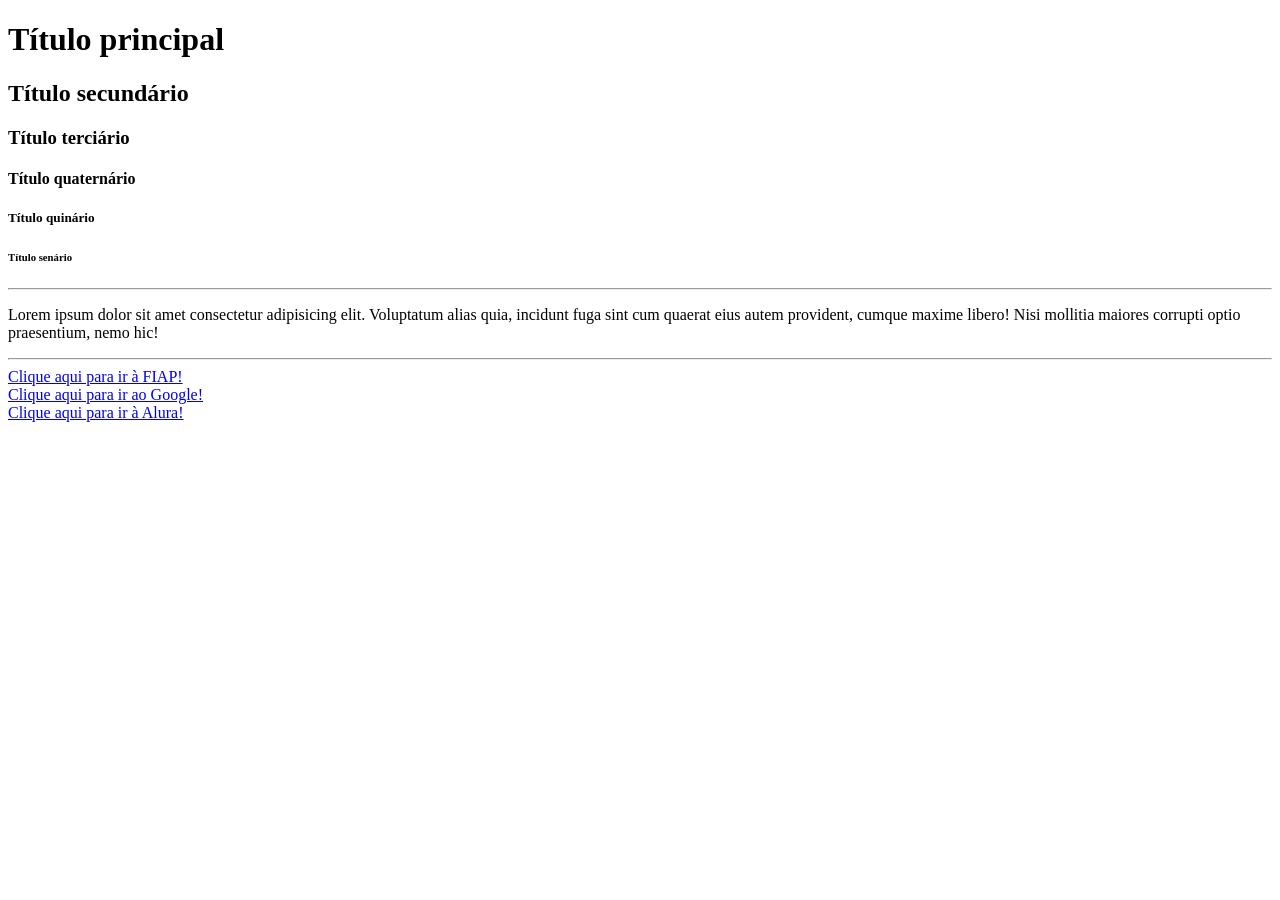
<file: Aula-de-Front-End 1/index.html>
<!DOCTYPE html>
<html lang="pt-br">
  <head>
    <meta charset="UTF-8" />
    <meta name="viewport" content="width=device-width, initial-scale=1.0" />
    <title>Título da página</title>
  </head>
  <body>
    <!-- TAGS para títulos: h1, h2, h3 ... h6 -->

    <h1>Título principal</h1>
    <h2>Título secundário</h2>
    <h3>Título terciário</h3>
    <h4>Título quaternário</h4>
    <h5>Título quinário</h5>
    <h6>Título senário</h6>

    <!-- TAG para linha: hr -->

    <hr />

    <!-- TAG para parágrafo: p -->

    <p>
      Lorem ipsum dolor sit amet consectetur adipisicing elit. Voluptatum alias
      quia, incidunt fuga sint cum quaerat eius autem provident, cumque maxime
      libero! Nisi mollitia maiores corrupti optio praesentium, nemo hic!
    </p>

    <hr />

    <!-- TAG de links: a -->
    <!-- TAG de quebra de linha: br -->

    <a href="https://www.fiap.com.br" target="_blank" rel="noopener">
      Clique aqui para ir à FIAP!</a
    >
    <br />
    <a href="https://www.google.com" target="_blank" rel="noopener">
      Clique aqui para ir ao Google!</a
    >
    <br />
    <a href="https://www.alura.com.br" target="_blank" rel="noopener">
      Clique aqui para ir à Alura!</a
    >
  </body>
</html>
</file>
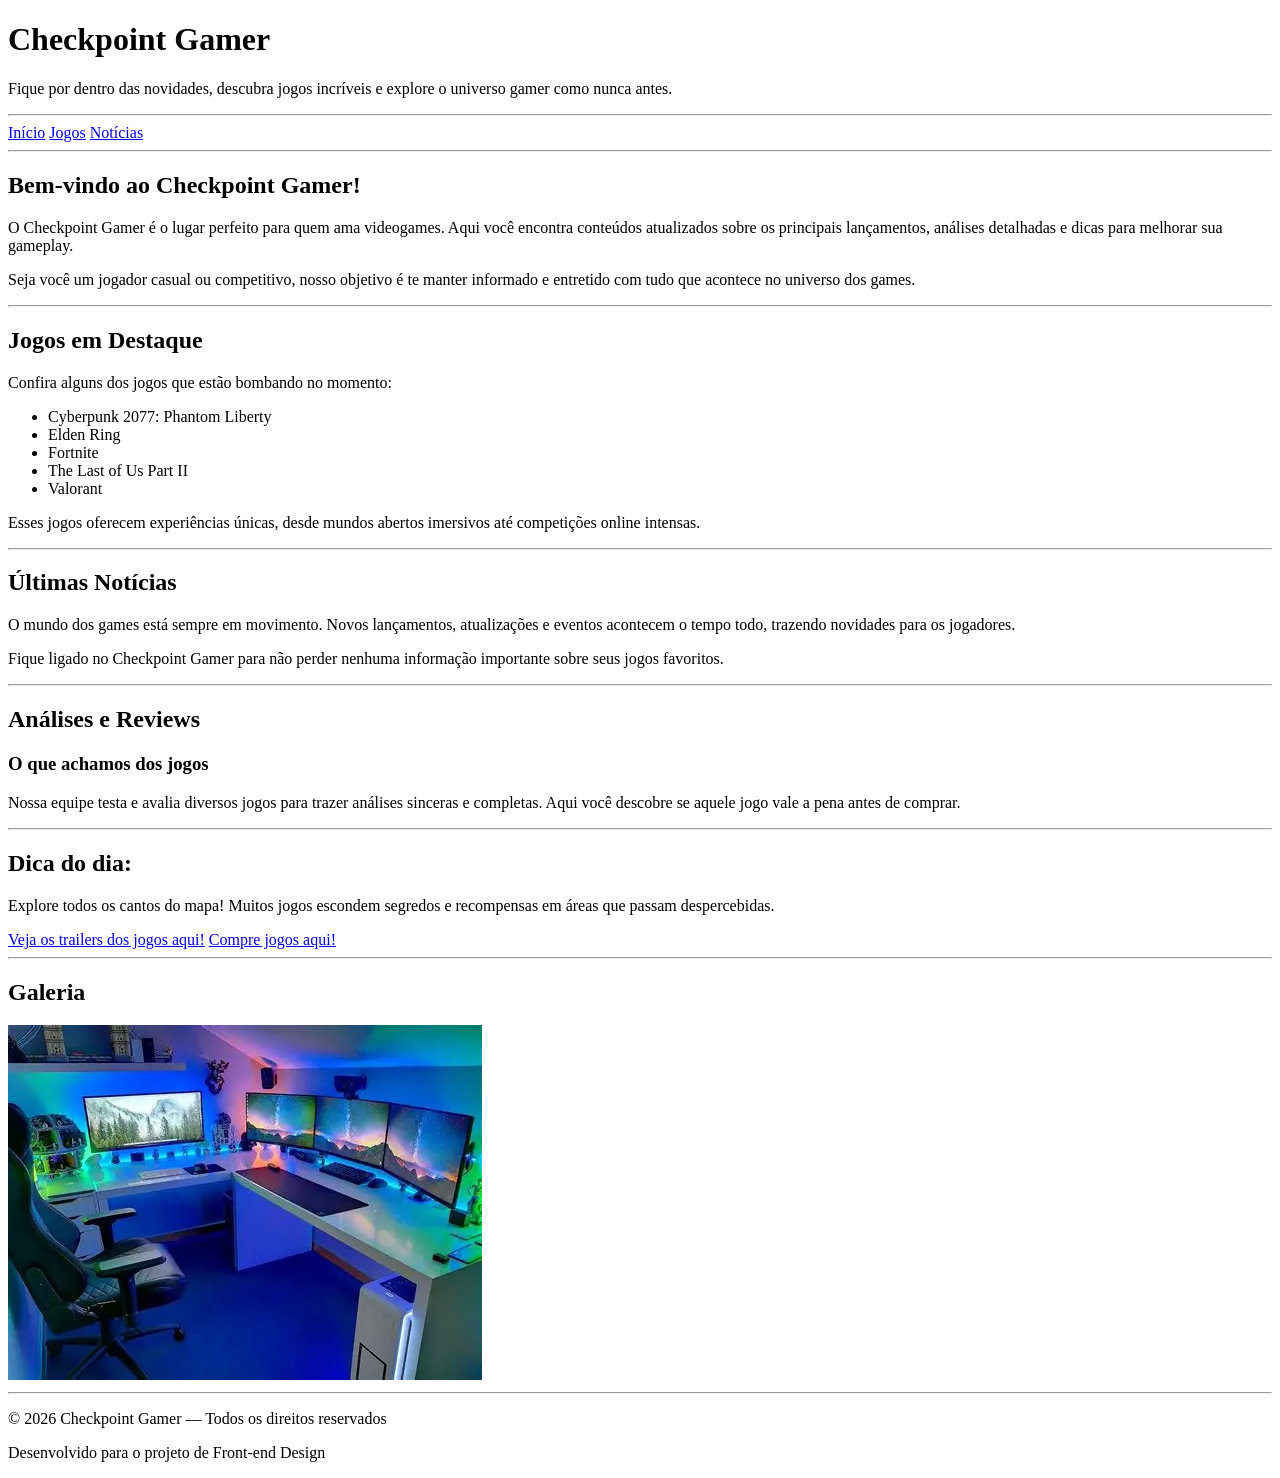
<file: Aula-de-Front-End 3 (checkpoint)/index.html>
<!DOCTYPE html>
<html lang="pt-br">
  <head>
    <meta charset="UTF-8" />
    <meta name="viewport" content="width=device-width, initial-scale=1.0" />
    <title>Checkpoint Gamer</title>
  </head>
  <body>
    <header>
      <h1>Checkpoint Gamer</h1>
      <p>
        Fique por dentro das novidades, descubra jogos incríveis e explore o
        universo gamer como nunca antes.
      </p>
    </header>
    <hr>
    <nav>
      <a href="#">Início</a>
      <a href="#">Jogos</a>
      <a href="#">Notícias</a>
    </nav>
    <hr>
    <main>
      <section>
        <h2>Bem-vindo ao Checkpoint Gamer!</h2>
        <p>
          O Checkpoint Gamer é o lugar perfeito para quem ama videogames. Aqui
          você encontra conteúdos atualizados sobre os principais lançamentos,
          análises detalhadas e dicas para melhorar sua gameplay.
        </p>
        <p>
          Seja você um jogador casual ou competitivo, nosso objetivo é te manter
          informado e entretido com tudo que acontece no universo dos games.
        </p>
      </section>
      <hr>
      <section>
        <h2>Jogos em Destaque</h2>
        <p>Confira alguns dos jogos que estão bombando no momento:</p>

        <ul>
          <li>Cyberpunk 2077: Phantom Liberty</li> 
          <li>Elden Ring</li> 
          <li>Fortnite</li> 
          <li>The Last of Us Part II </li>
          <li>Valorant</li> 
        </ul>

        <p>
          Esses jogos oferecem experiências únicas, desde mundos abertos
          imersivos até competições online intensas.
        </p>
      </section>
      <hr>
      <section>
        <h2>Últimas Notícias</h2>

        <p>
          O mundo dos games está sempre em movimento. Novos lançamentos,
          atualizações e eventos acontecem o tempo todo, trazendo novidades para
          os jogadores.
        </p>
        <p>
          Fique ligado no Checkpoint Gamer para não perder nenhuma informação
          importante sobre seus jogos favoritos.
        </p>
      </section>
      <hr>
      <section>
        <h2>Análises e Reviews</h2>
        <h3>O que achamos dos jogos</h3>
        <p>
          Nossa equipe testa e avalia diversos jogos para trazer análises
          sinceras e completas. Aqui você descobre se aquele jogo vale a pena
          antes de comprar.
        </p>
      </section>
      <hr>
      <aside>
        <h2>Dica do dia:</h2>
        <p>
          Explore todos os cantos do mapa! Muitos jogos escondem segredos e
          recompensas em áreas que passam despercebidas.
        </p>
        
        <a href="https://youtube.com" target="_blank">Veja os trailers dos jogos aqui!</a>
        <a href="https://store.steampowered.com" target="_blank">Compre jogos aqui!</a>
      </aside>
      <hr>
      <section>
        <h2>Galeria</h2>
      <img
        src="img/setup.webp"
        alt="Setup gamer com teclado RGB e monitor exibindo jogo"
      />
      </section>
    </main>
    <hr>
    <footer>
      <p>© 2026 Checkpoint Gamer — Todos os direitos reservados</p>
      <p>Desenvolvido para o projeto de Front-end Design</p>
    </footer>
  </body>
</html>
</file>
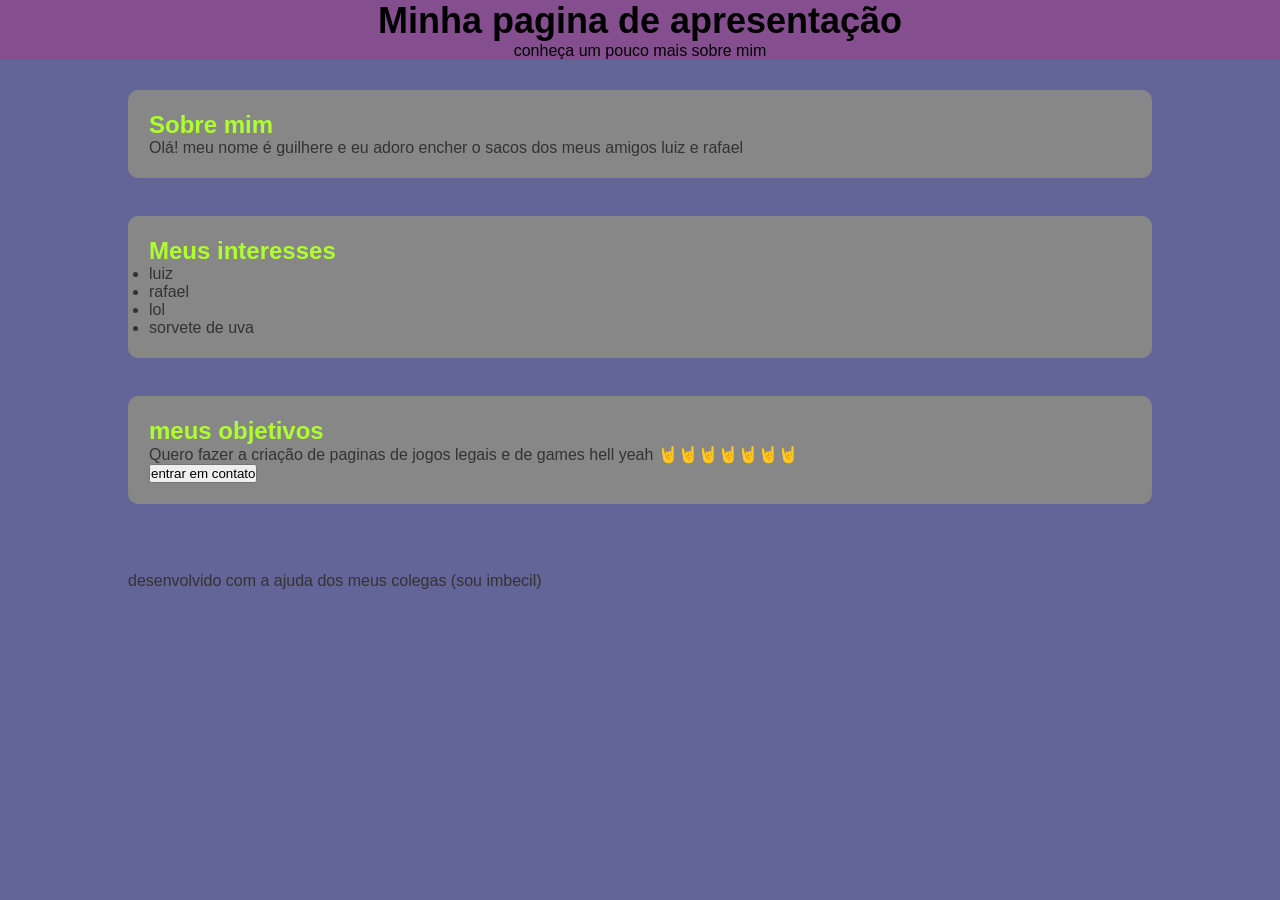
<file: Aula-de-Front-End 5/index.html>
<!DOCTYPE html>
<html lang="pt-br">
  <head>
    <meta charset="UTF-8" />
    <meta name="viewport" content="width=device-width, initial-scale=1.0" />
    <title></title>
    <link rel="stylesheet" href="./css/style.css" />
  </head>
  <body>
    <header>
      <h1>Minha pagina de apresentação</h1>
      <p>conheça um pouco mais sobre mim</p>
    </header>
    <main>
      <section class="card">
        <h2>Sobre mim</h2>
        <p>
          Olá! meu nome é guilhere e eu adoro encher o sacos dos meus amigos
          luiz e rafael
        </p>
      </section>
      <br />
      <section class="card">
        <h2>Meus interesses</h2>
        <ul>
          <li>luiz</li>
          <li>rafael</li>
          <li>lol</li>
          <li>sorvete de uva</li>
        </ul>
      </section>
      <br />
      <section class="card">
        <h2>meus objetivos</h2>
        <p>
          Quero fazer a criação de paginas de jogos legais e de games hell yeah
          🤘🤘🤘🤘🤘🤘🤘
        </p>
        <button>entrar em contato</button>
      </section>
      <br />
    </main>
    <footer>
      <p>desenvolvido com a ajuda dos meus colegas (sou imbecil)</p>
    </footer>
  </body>
</html>
</file>
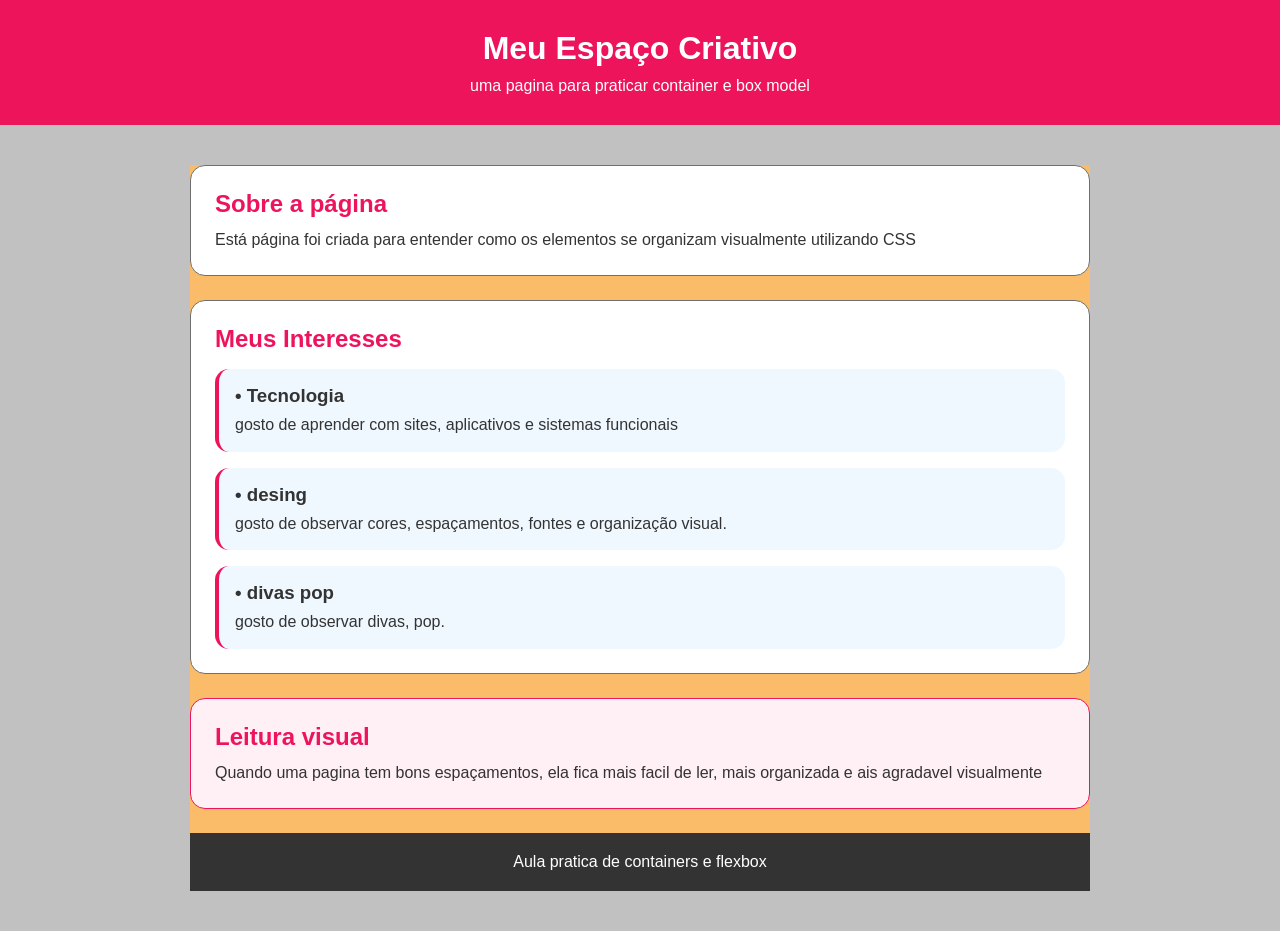
<file: Aula-de-Front-End 6/index.html>
<!DOCTYPE html>
<html lang="en">
  <head>
    <meta charset="UTF-8" />
    <meta name="viewport" content="width=device-width, initial-scale=1.0" />
    <title>pagina show de bola muito massa amei adorei divou</title>
    <link rel="stylesheet" href="./css/style.css" />
  </head>
  <body>
    <header class="cabecalho">
      <h1>Meu Espaço Criativo</h1>
      <p>uma pagina para praticar container e box model</p>
    </header>

    <main class="container">
      <section class="bloco">
        <h2>Sobre a página</h2>
        <p>
          Está página foi criada para entender como os elementos se organizam
          visualmente utilizando CSS
        </p>
      </section>
      <section class="bloco">
        <h2>Meus Interesses</h2>
        <div class="card">
          <h3>• Tecnologia</h3>
          <p>gosto de aprender com sites, aplicativos e sistemas funcionais</p>
        </div>
        <div class="card">
          <h3>• desing</h3>
          <p>
            gosto de observar cores, espaçamentos, fontes e organização visual.
          </p>
        </div>

        <div class="card">
          <h3>• divas pop</h3>
          <p>gosto de observar divas, pop.</p>
        </div>
      </section>

      <section class="bloco destaque">
        <h2>Leitura visual</h2>
        <p>Quando uma pagina tem bons espaçamentos, ela fica mais facil de ler, mais organizada e ais agradavel visualmente</p>
      </section>

      <footer class="footer">
        <p>Aula pratica de containers e flexbox</p>
      </footer>
      
    </main>
  </body>
</html>
</file>
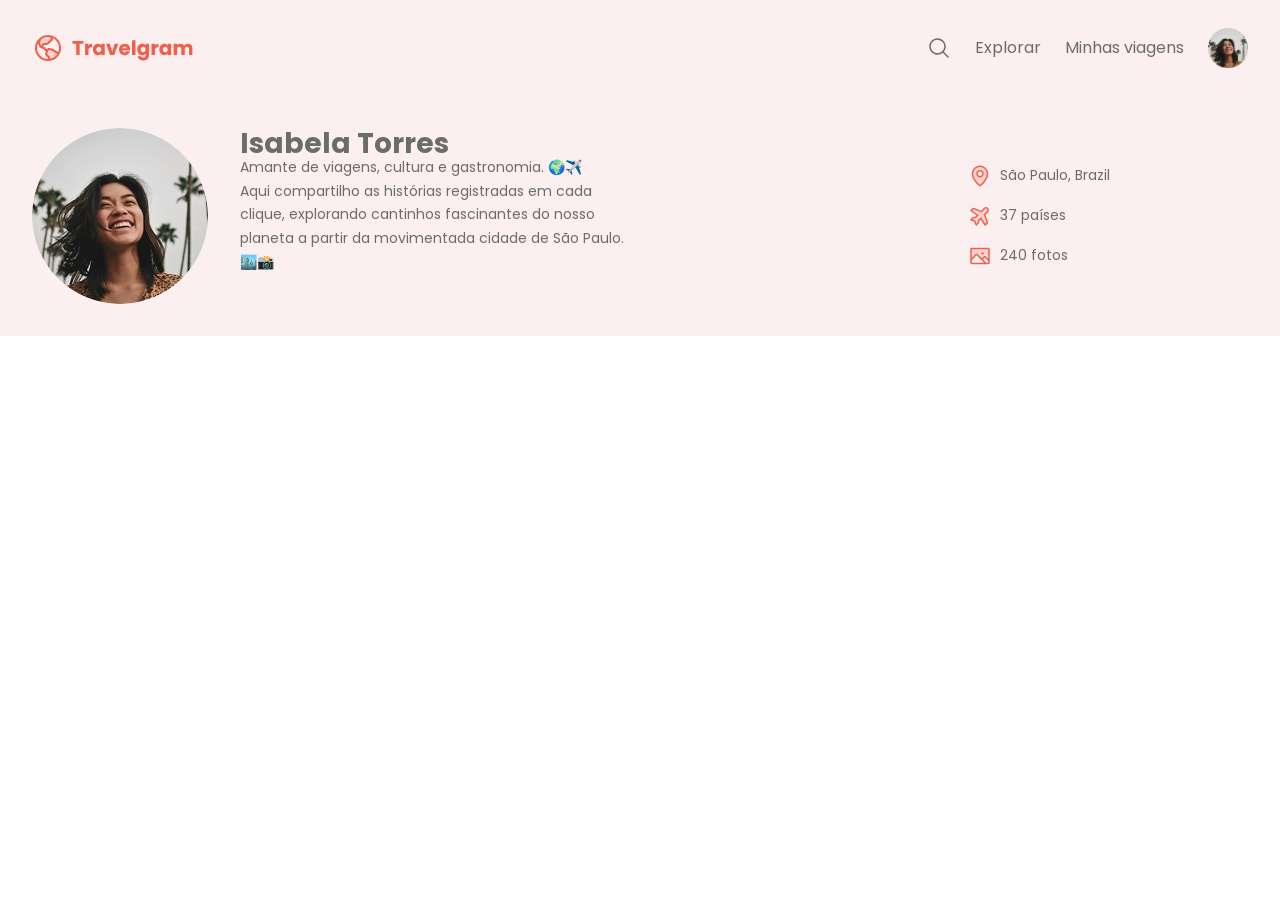
<file: TRAVELGAM/index.html>
<!DOCTYPE html>
<html lang="pt-br">
  <head>
    <link rel="preconnect" href="https://fonts.googleapis.com" />
    <link rel="preconnect" href="https://fonts.gstatic.com" crossorigin />

    <meta charset="UTF-8" />
    <meta name="viewport" content="width=device-width, initial-scale=1.0" />
    <title>Travelgam</title>
    <link rel="stylesheet" href="./styles/index.css" />

    <link
      href="https://fonts.googleapis.com/css2?family=Poppins:wght@400;700&display=swap"
      rel="stylesheet"
    />
  </head>
  <body>
    <div class="bg-surface-color">
      <!-- NAVBAR -->
      <nav class="container">
        <a href="#"> <img src="assets/Logo.svg" alt="Logo Travelgam" /></a>

        <ul id="primary-menu">
          <li>
            <a href="#">
              <img src="assets/icons/MagnifyingGlass.svg" alt="Icone de lupa" />
            </a>
          </li>
          <li>
            <a href="#">Explorar</a>
          </li>
          <li>
             <a href="#">Minhas viagens</a>
          </li>
          <li>
             <a href="#"><img src="assets/profile-pic.png" alt="Imagem foto de perfil" /></a>
          </li>
        </ul>
      </nav>
           <!-- === ABOUT SECTION === -->
      <header>
        <div class="container">
          <div id="profile">
            <img src="assets/profile-pic.png" alt="Imagem de Isabela Torres" />
            <div>
              <h1>Isabela Torres</h1>
              <p>
                Amante de viagens, cultura e gastronomia. 🌍✈️ <br>
                Aqui compartilho
                as histórias registradas em cada clique, explorando cantinhos
                fascinantes do nosso planeta a partir da movimentada cidade de
                São Paulo. 🏙️📸
              </p>
            </div>
          </div>

          <ul id="info">
            <li>
              <img
                src="assets/icons/MapPin.svg"
                alt="Ícone de localização no mapa"
              />
              <span>São Paulo, Brazil</span>
            </li>

            <li>
              <img src="assets/icons/AirplaneTilt.svg" alt="Ícone de avião" />
              <span>37 países</span>
            </li>

            <li>
              <img src="assets/icons/Image.svg" alt="Ícone de imagem" />
              <span>240 fotos</span>
            </li>
          </ul>
        </div>
      </header>
    </div>
  </body>
</html>
</file>
<file: Aula-de-Front-End 5/css/style.css>
/* p{
   color: gray ;
   background-color:bisque ;
   font-family:'Courier New', Courier, monospace;
    font-size: 12px;
    text-align: center;
} */

*{
    padding: 0;
    margin: 0;
    box-sizing: border-box;
}

body{
    background-color: rgb(99, 100, 151);
    color: #333333;
    font-family: Arial, sans-serif;
}

header{
    background-color: #844e8f;
    color: black;
    text-align: center;
    padding: 10 37px;   
}

h1{
    font-size: 36px;
}

main, footer{
    margin: 30px auto;
    width: 80%;
}

.card{
    background-color: #878787;
    padding: 20px;
    margin-bottom: 20px;
    border: 1px solid#0000;
    border-radius: 10px;
}

.card h2{
    color: greenyellow;
}
</file>
<file: Aula-de-Front-End 6/css/style.css>
*{
    padding: 0px;
    margin: 0px;
    box-sizing: border-box; /* serve para, dizer para o html que, é para usar oq o programador falou no css*/
}

body{
    background-color: #c1c1c1;
    color: #333333;
    font-family: Arial, sans-serif;
}


.cabecalho {
    background-color: #ed145b;
    color: white;
    padding: 30px;
    text-align: center;
}

.cabecalho h1{
    margin-bottom: 10px;
}

.container {
    width: 80%;
    max-width: 900px;
    margin: 40px auto;
    background-color: #fbbc69;
}

.bloco{
    background-color: white;
    padding: 24px;
    margin-bottom: 24px;
    border: 1px solid #6f6f6f;
    border-radius: 15px;
}

.bloco h2{
    color: #ed145b;
    margin-bottom: 12px;
}

.bloco p{
    line-height: 1.3;
}

.card{
    padding: 16px;
    background-color: aliceblue;
    margin-top: 16px;
    border-left: 4px #ed145b solid;
    border-radius: 14px;
}

.card h3{
  margin-bottom: 8px;
}

.destaque{
    background-color: #fff0f5;
    border: 1px solid #ed145b;
}

.footer{
    background-color: #333333;
    color: white;
    text-align: center;
    padding: 20px;
}
</file>
<file: TRAVELGAM/styles/index.css>
@import url(./global.css);
@import url(./nav.css);
@import url(./header.css);
</file>
